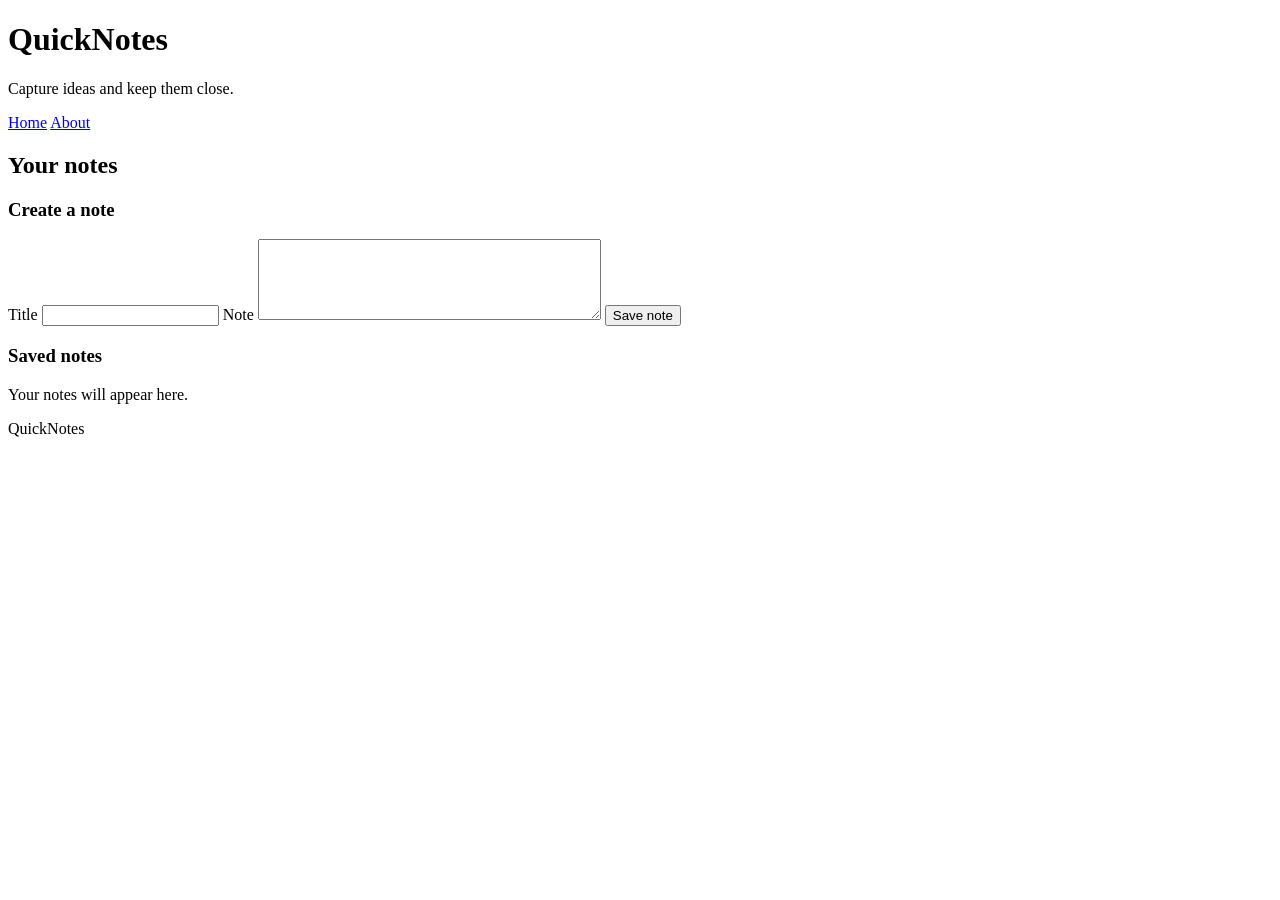
<file: day1/index.html>
<!doctype html>
<html lang="en">
<head>
  <meta charset="utf-8">
  <meta name="viewport" content="width=device-width, initial-scale=1">
  <title>QuickNotes</title>
</head>
<body>
  <header>
    <h1>QuickNotes</h1>
    <p>Capture ideas and keep them close.</p>
    <nav aria-label="Main navigation">
      <a href="index.html">Home</a>
      <a href="about.html">About</a>
    </nav>
  </header>

  <main>
    <h2>Your notes</h2>
    <section aria-labelledby="new-note-heading">
      <h3 id="new-note-heading">Create a note</h3>
      <form action="#" method="get">
        <label for="note-title">Title</label>
        <input id="note-title" name="title" type="text">

        <label for="note-content">Note</label>
        <textarea id="note-content" name="content" rows="5" cols="40"></textarea>

        <button type="submit">Save note</button>
      </form>
    </section>

    <section aria-labelledby="saved-notes-heading">
      <h3 id="saved-notes-heading">Saved notes</h3>
      <p>Your notes will appear here.</p>
    </section>
  </main>

  <footer>
    <p>QuickNotes</p>
  </footer>
</body>
</html>
</file>
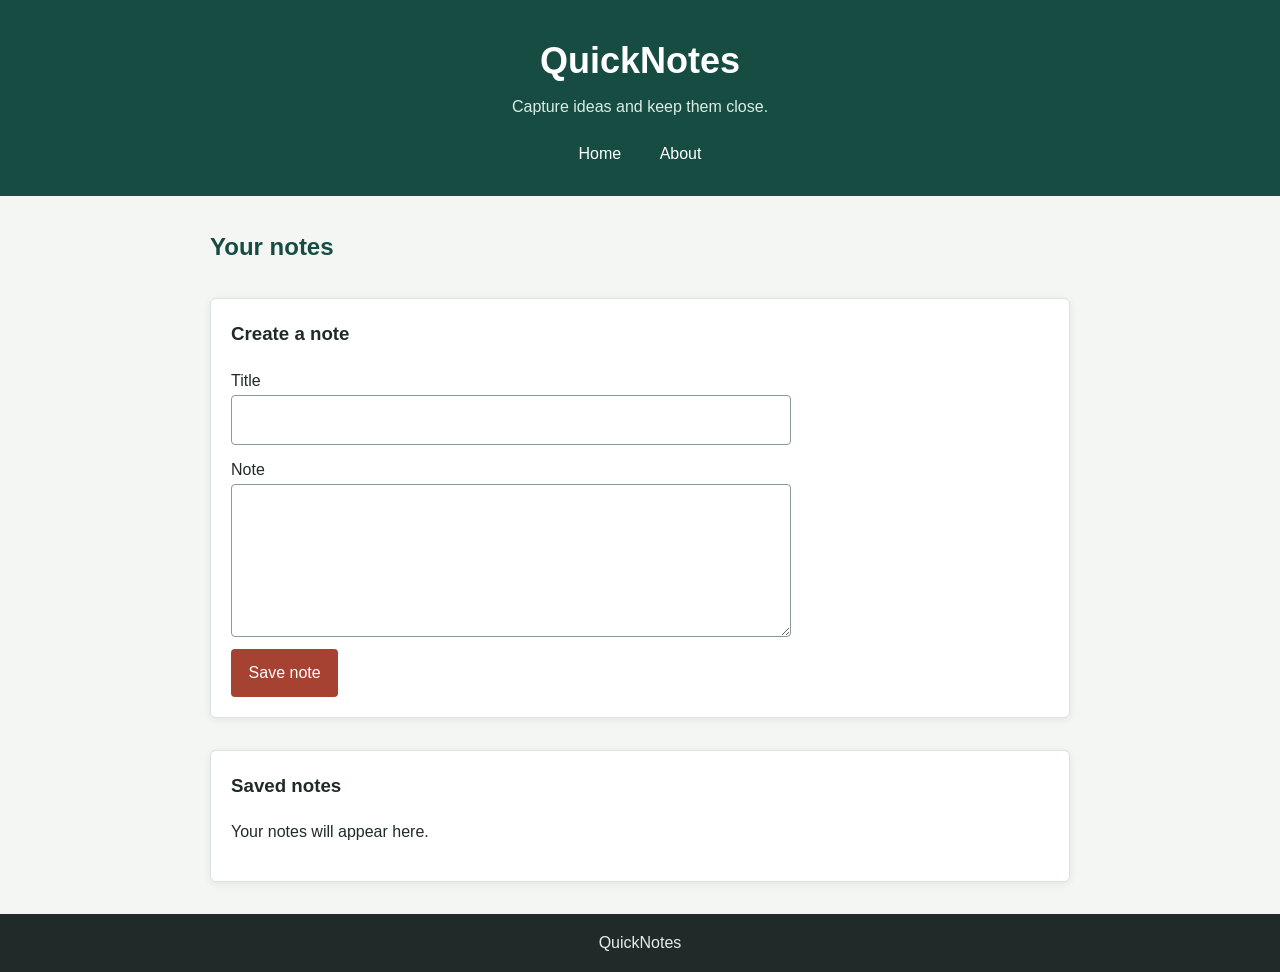
<file: day2/index.html>
<!doctype html>
<html lang="en">
<head>
  <meta charset="utf-8">
  <meta name="viewport" content="width=device-width, initial-scale=1">
  <title>QuickNotes</title>
  <link rel="stylesheet" href="style.css">
</head>
<body>
  <header>
    <h1>QuickNotes</h1>
    <p>Capture ideas and keep them close.</p>
    <nav aria-label="Main navigation">
      <a href="index.html">Home</a>
      <a href="about.html">About</a>
    </nav>
  </header>

  <main>
    <h2>Your notes</h2>
    <section aria-labelledby="new-note-heading">
      <h3 id="new-note-heading">Create a note</h3>
      <form action="#" method="get">
        <label for="note-title">Title</label>
        <input id="note-title" name="title" type="text">

        <label for="note-content">Note</label>
        <textarea id="note-content" name="content" rows="5" cols="40"></textarea>

        <button type="submit">Save note</button>
      </form>
    </section>

    <section aria-labelledby="saved-notes-heading">
      <h3 id="saved-notes-heading">Saved notes</h3>
      <p>Your notes will appear here.</p>
    </section>
  </main>

  <footer>
    <p>QuickNotes</p>
  </footer>
</body>
</html>
</file>
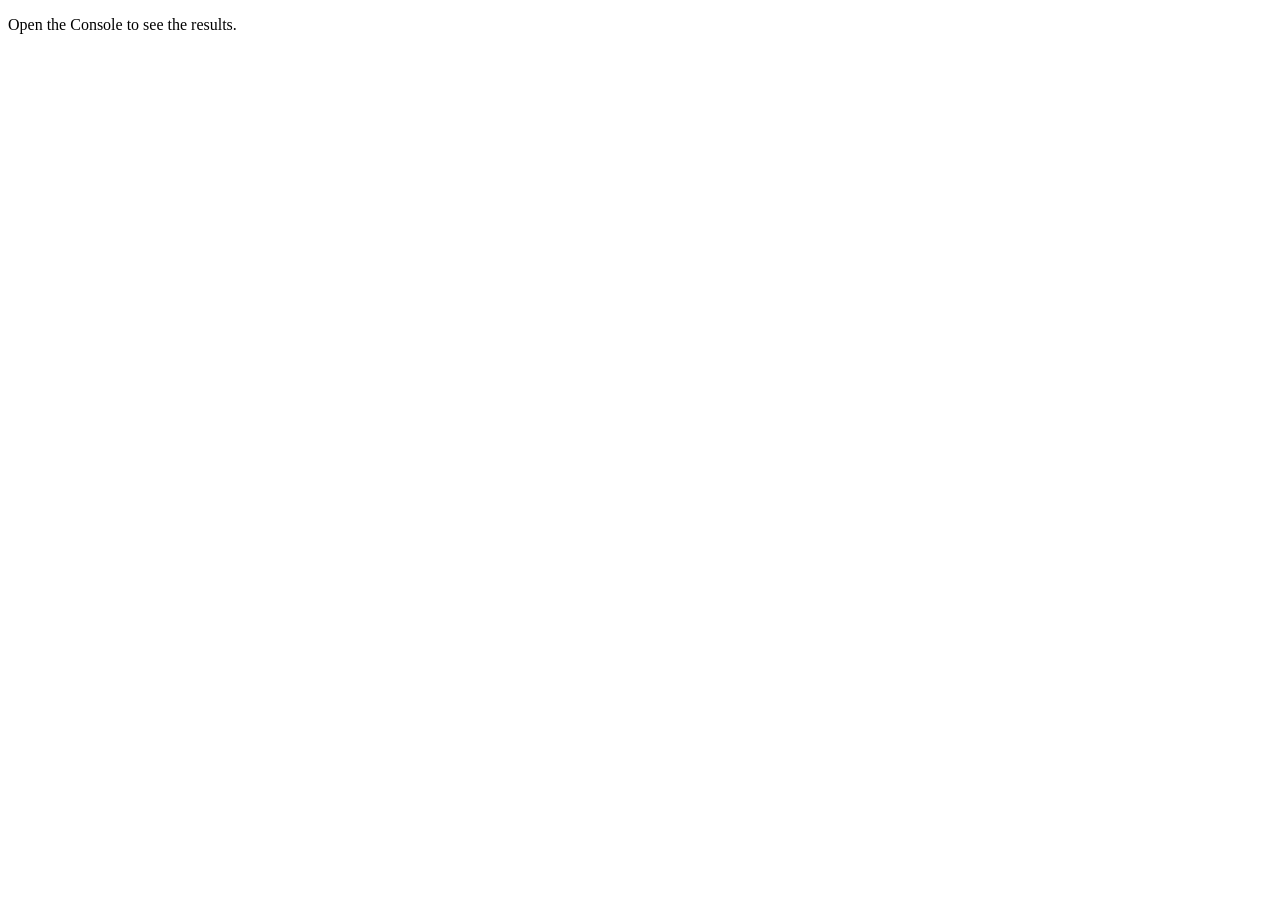
<file: day3/index.html>
<!doctype html>
<html lang="en">
<head>
  <meta charset="utf-8">
  <meta name="viewport" content="width=device-width, initial-scale=1">
  <title>Notes Toolkit</title>
  <script src="script.js" defer></script>
</head>
<body>
  <p>Open the Console to see the results.</p>
</body>
</html>
</file>
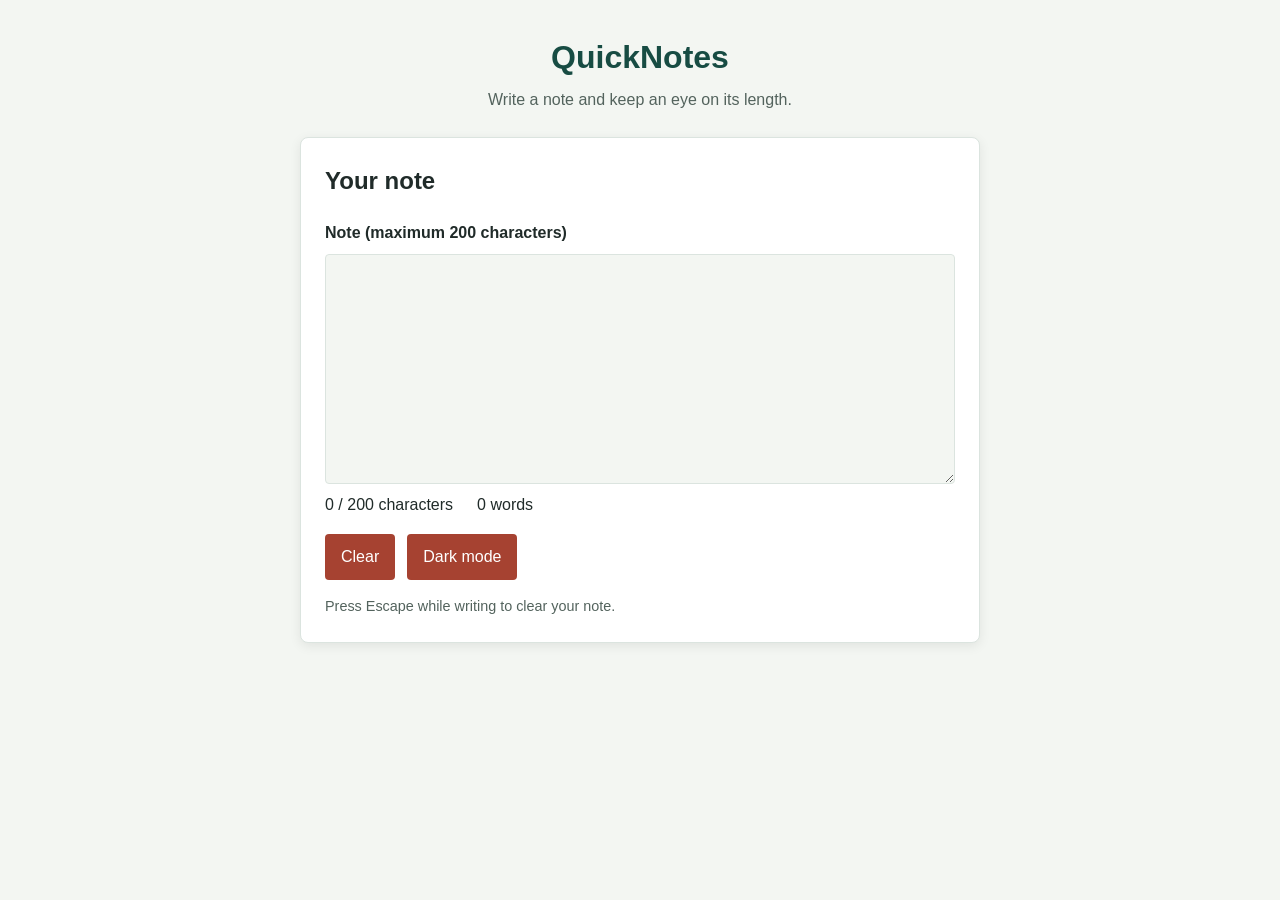
<file: day4/index.html>
<!doctype html>
<html lang="en">
<head>
  <meta charset="utf-8">
  <meta name="viewport" content="width=device-width, initial-scale=1">
  <title>QuickNotes Character Counter</title>
  <link rel="stylesheet" href="style.css">
  <script src="script.js" defer></script>
</head>
<body>
  <main>
    <header>
      <h1>QuickNotes</h1>
      <p>Write a note and keep an eye on its length.</p>
    </header>

    <section aria-labelledby="note-heading">
      <h2 id="note-heading">Your note</h2>
      <label for="note-text">Note (maximum 200 characters)</label>
      <textarea id="note-text" rows="8" aria-describedby="char-count word-count"></textarea>
      <div class="counts" aria-live="polite">
        <p id="char-count">0 / 200 characters</p>
        <p id="word-count">0 words</p>
      </div>
      <div class="actions">
        <button id="clear-btn" type="button">Clear</button>
        <button id="theme-toggle" type="button">Dark mode</button>
      </div>
      <p class="hint">Press Escape while writing to clear your note.</p>
    </section>
  </main>
</body>
</html>
</file>
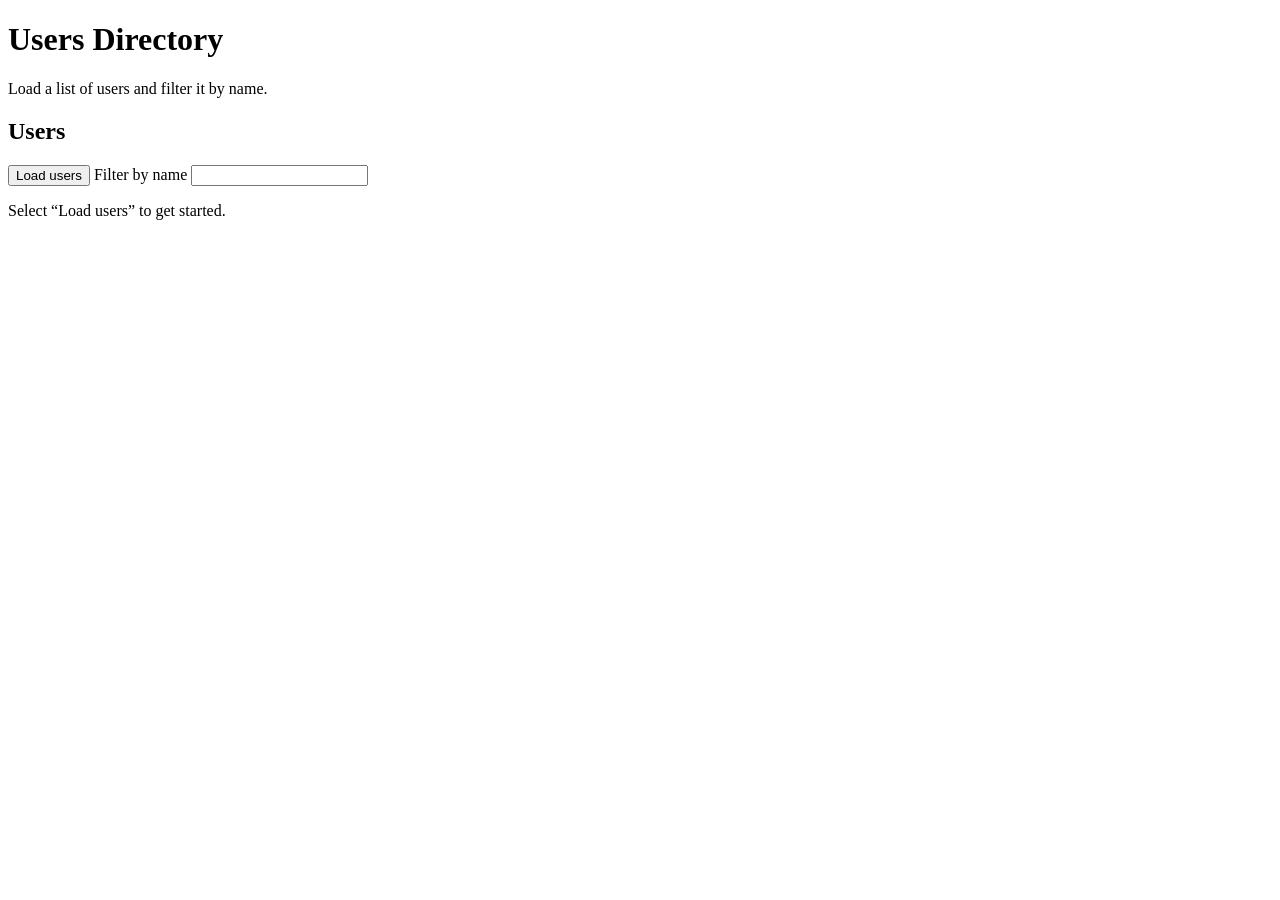
<file: day5/index.html>
<!doctype html>
<html lang="en">
<head>
  <meta charset="utf-8">
  <meta name="viewport" content="width=device-width, initial-scale=1">
  <title>Users Directory</title>
  <script src="users.js" defer></script>
</head>
<body>
  <main>
    <header>
      <h1>Users Directory</h1>
      <p>Load a list of users and filter it by name.</p>
    </header>

    <section aria-labelledby="users-heading">
      <h2 id="users-heading">Users</h2>
      <button id="load-users" type="button">Load users</button>
      <label for="filter-input">Filter by name</label>
      <input id="filter-input" type="search" autocomplete="off">
      <p id="status" role="status" aria-live="polite">Select “Load users” to get started.</p>
      <ul id="users-list"></ul>
    </section>
  </main>
</body>
</html>
</file>
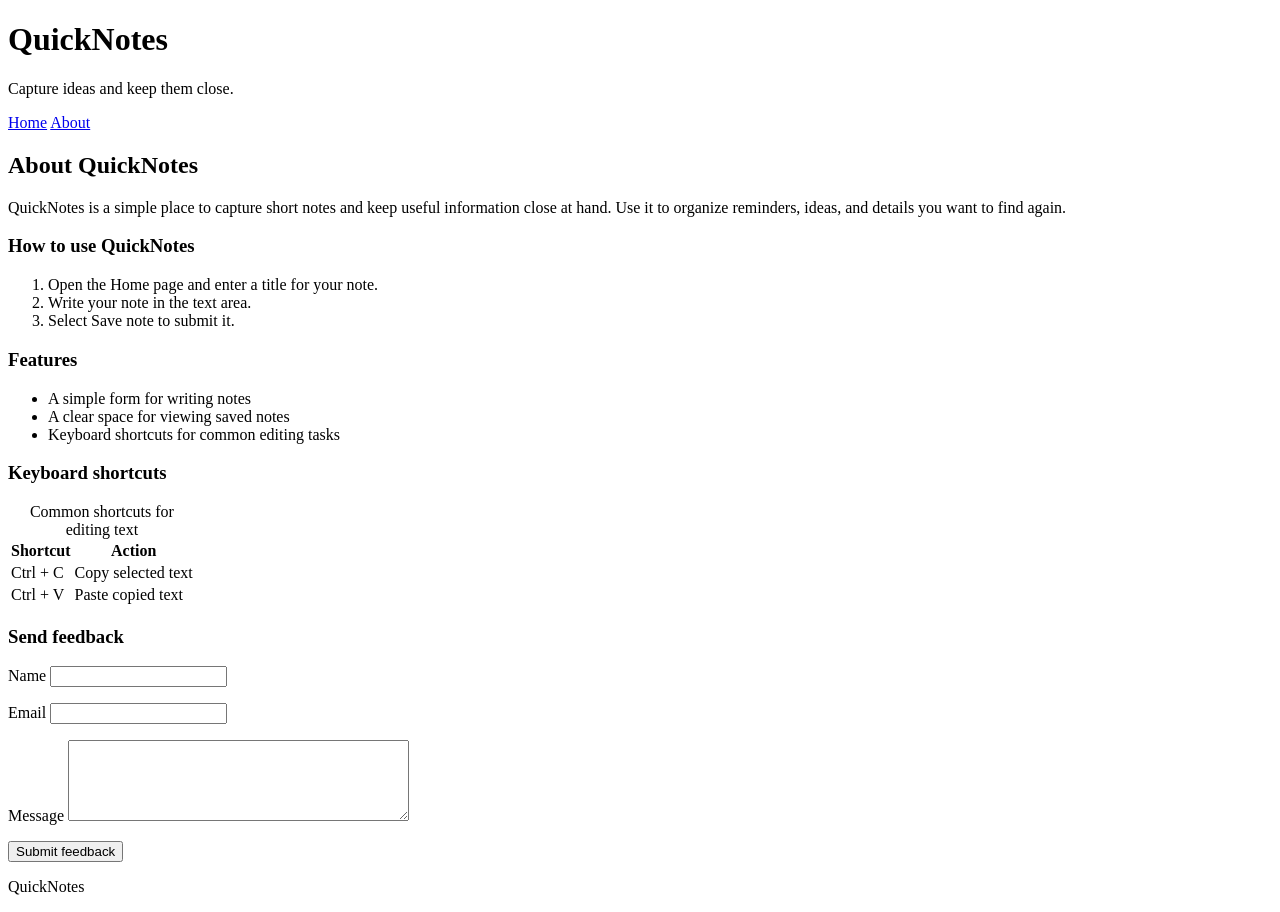
<file: day1/about.html>
<!doctype html>
<html lang="en">
<head>
  <meta charset="utf-8">
  <meta name="viewport" content="width=device-width, initial-scale=1">
  <title>About QuickNotes</title>
</head>
<body>
  <header>
    <h1>QuickNotes</h1>
    <p>Capture ideas and keep them close.</p>
    <nav aria-label="Main navigation">
      <a href="index.html">Home</a>
      <a href="about.html">About</a>
    </nav>
  </header>

  <main>
    <h2>About QuickNotes</h2>
    <p>QuickNotes is a simple place to capture short notes and keep useful information close at hand. Use it to organize reminders, ideas, and details you want to find again.</p>

    <section aria-labelledby="how-to-heading">
      <h3 id="how-to-heading">How to use QuickNotes</h3>
      <ol>
        <li>Open the Home page and enter a title for your note.</li>
        <li>Write your note in the text area.</li>
        <li>Select Save note to submit it.</li>
      </ol>
    </section>

    <section aria-labelledby="features-heading">
      <h3 id="features-heading">Features</h3>
      <ul>
        <li>A simple form for writing notes</li>
        <li>A clear space for viewing saved notes</li>
        <li>Keyboard shortcuts for common editing tasks</li>
      </ul>
    </section>

    <section aria-labelledby="shortcuts-heading">
      <h3 id="shortcuts-heading">Keyboard shortcuts</h3>
      <table>
        <caption>Common shortcuts for editing text</caption>
        <thead>
          <tr>
            <th scope="col">Shortcut</th>
            <th scope="col">Action</th>
          </tr>
        </thead>
        <tbody>
          <tr>
            <td>Ctrl + C</td>
            <td>Copy selected text</td>
          </tr>
          <tr>
            <td>Ctrl + V</td>
            <td>Paste copied text</td>
          </tr>
        </tbody>
      </table>
    </section>

    <section aria-labelledby="feedback-heading">
      <h3 id="feedback-heading">Send feedback</h3>
      <form action="#" method="get">
        <p>
          <label for="feedback-name">Name</label>
          <input id="feedback-name" name="name" type="text" autocomplete="name" required>
        </p>
        <p>
          <label for="feedback-email">Email</label>
          <input id="feedback-email" name="email" type="email" autocomplete="email" required>
        </p>
        <p>
          <label for="feedback-message">Message</label>
          <textarea id="feedback-message" name="message" rows="5" cols="40" required></textarea>
        </p>
        <button type="submit">Submit feedback</button>
      </form>
    </section>
  </main>

  <footer>
    <p>QuickNotes</p>
  </footer>
</body>
</html>
</file>
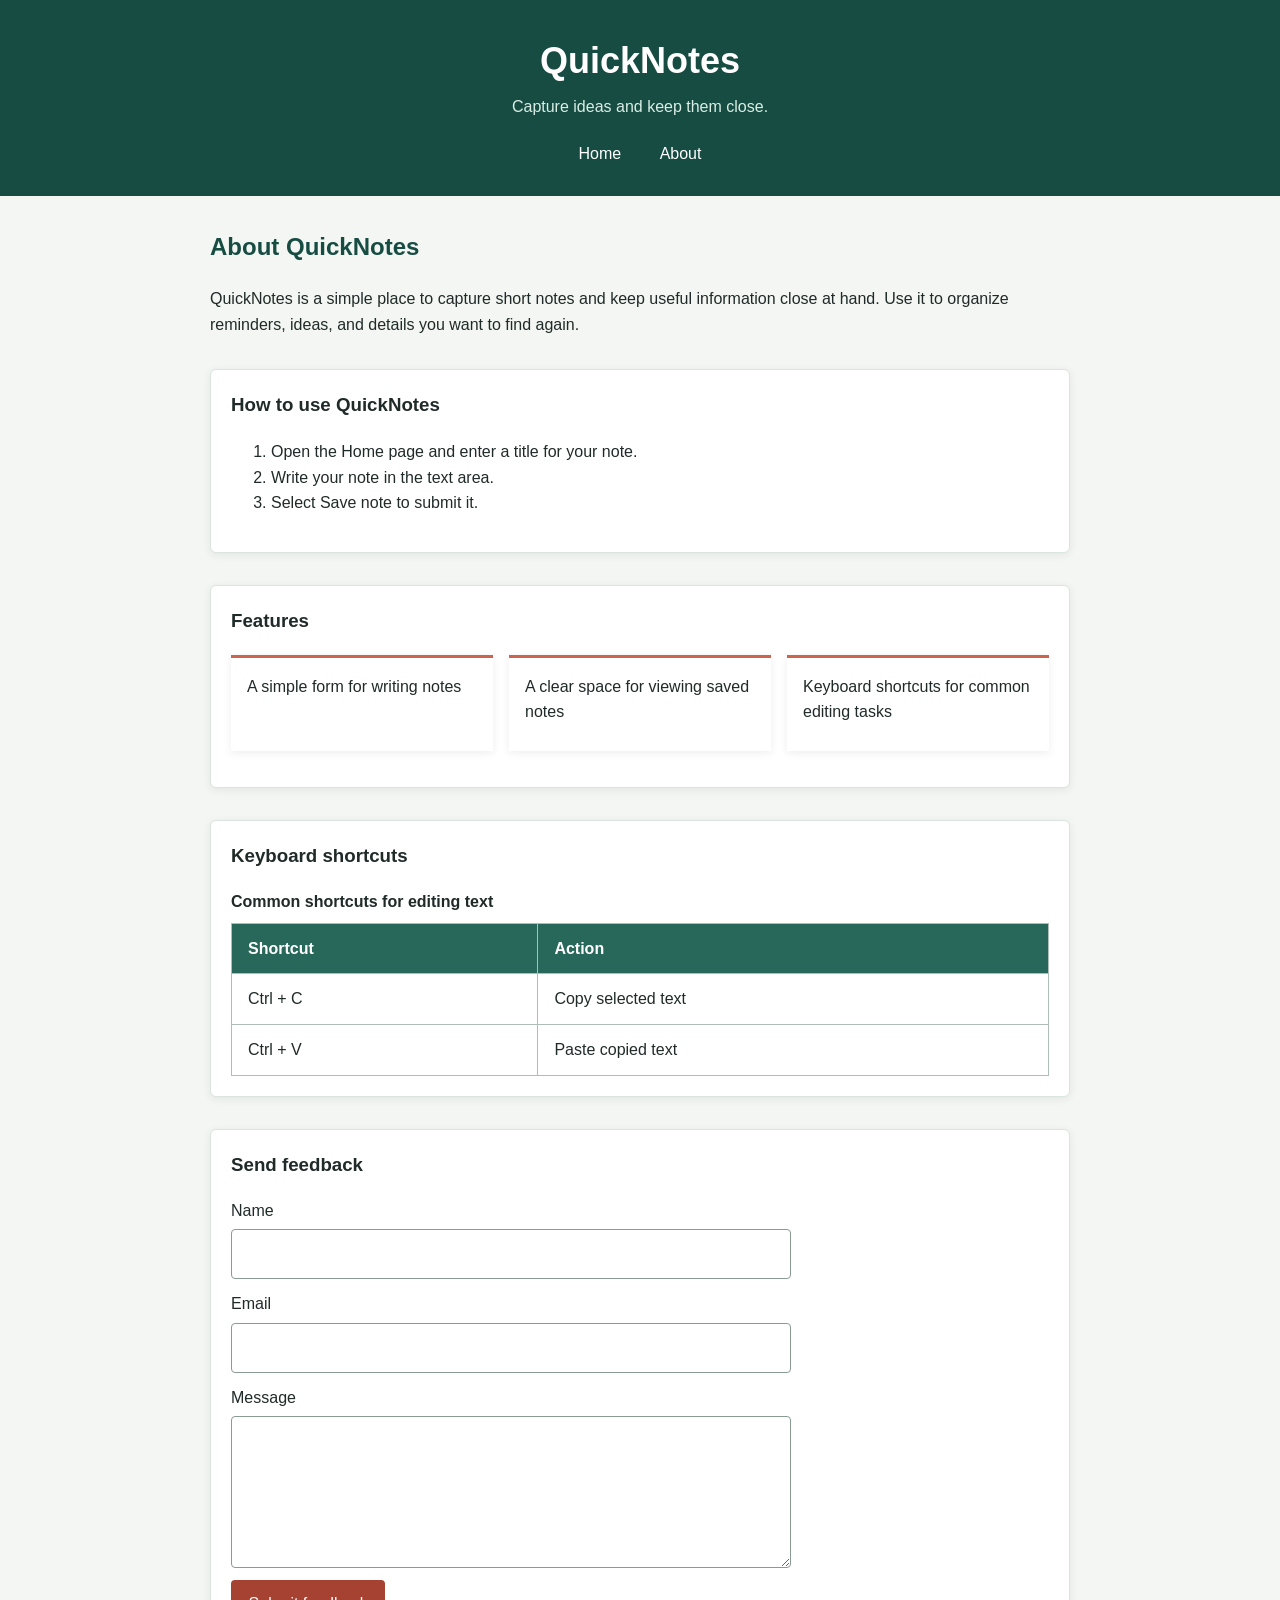
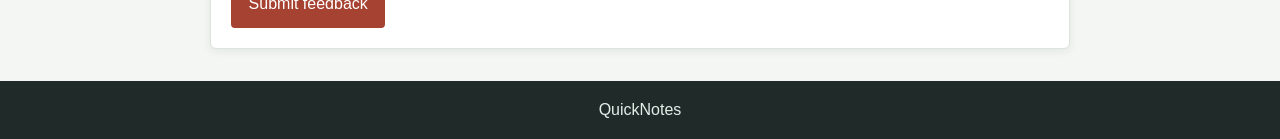
<file: day2/about.html>
<!doctype html>
<html lang="en">
<head>
  <meta charset="utf-8">
  <meta name="viewport" content="width=device-width, initial-scale=1">
  <title>About QuickNotes</title>
  <link rel="stylesheet" href="style.css">
</head>
<body>
  <header>
    <h1>QuickNotes</h1>
    <p>Capture ideas and keep them close.</p>
    <nav aria-label="Main navigation">
      <a href="index.html">Home</a>
      <a href="about.html">About</a>
    </nav>
  </header>

  <main>
    <h2>About QuickNotes</h2>
    <p>QuickNotes is a simple place to capture short notes and keep useful information close at hand. Use it to organize reminders, ideas, and details you want to find again.</p>

    <section aria-labelledby="how-to-heading">
      <h3 id="how-to-heading">How to use QuickNotes</h3>
      <ol>
        <li>Open the Home page and enter a title for your note.</li>
        <li>Write your note in the text area.</li>
        <li>Select Save note to submit it.</li>
      </ol>
    </section>

    <section aria-labelledby="features-heading">
      <h3 id="features-heading">Features</h3>
      <ul class="features">
        <li>A simple form for writing notes</li>
        <li>A clear space for viewing saved notes</li>
        <li>Keyboard shortcuts for common editing tasks</li>
      </ul>
    </section>

    <section aria-labelledby="shortcuts-heading">
      <h3 id="shortcuts-heading">Keyboard shortcuts</h3>
      <table>
        <caption>Common shortcuts for editing text</caption>
        <thead>
          <tr>
            <th scope="col">Shortcut</th>
            <th scope="col">Action</th>
          </tr>
        </thead>
        <tbody>
          <tr>
            <td>Ctrl + C</td>
            <td>Copy selected text</td>
          </tr>
          <tr>
            <td>Ctrl + V</td>
            <td>Paste copied text</td>
          </tr>
        </tbody>
      </table>
    </section>

    <section aria-labelledby="feedback-heading">
      <h3 id="feedback-heading">Send feedback</h3>
      <form action="#" method="get">
        <p>
          <label for="feedback-name">Name</label>
          <input id="feedback-name" name="name" type="text" autocomplete="name" required>
        </p>
        <p>
          <label for="feedback-email">Email</label>
          <input id="feedback-email" name="email" type="email" autocomplete="email" required>
        </p>
        <p>
          <label for="feedback-message">Message</label>
          <textarea id="feedback-message" name="message" rows="5" cols="40" required></textarea>
        </p>
        <button type="submit">Submit feedback</button>
      </form>
    </section>
  </main>

  <footer>
    <p>QuickNotes</p>
  </footer>
</body>
</html>
</file>
<file: day2/style.css>
* {
  box-sizing: border-box;
}

:root {
  color-scheme: light;
  font-family: "Segoe UI", Tahoma, sans-serif;
  color: #202b29;
  background: #f3f6f2;
}

body {
  margin: 0;
  line-height: 1.6;
}

header {
  padding: 2rem 1.5rem 1.5rem;
  text-align: center;
  color: #ffffff;
  background: #174c43;
}

header h1 {
  margin: 0;
  font-size: 2.25rem;
}

header p {
  margin: 0.25rem 0 1rem;
  color: #d9eee4;
}

nav {
  display: flex;
  justify-content: center;
  gap: 16px;
}

nav a {
  padding: 0.35rem 0.7rem;
  color: #ffffff;
  text-decoration: none;
  border-radius: 4px;
  transition: background-color 180ms ease, color 180ms ease;
}

nav a:hover,
nav a:focus-visible {
  color: #174c43;
  background: #d9eee4;
}

main {
  width: calc(100% - 2rem);
  max-width: 860px;
  margin: 2rem auto;
}

main > h2 {
  margin-top: 0;
  color: #174c43;
}

section {
  margin: 2rem 0;
  padding: 1.25rem;
  border: 1px solid #dbe4df;
  border-radius: 6px;
  background: #ffffff;
  box-shadow: 0 2px 8px rgb(32 43 41 / 8%);
}

section h3 {
  margin-top: 0;
}

.features {
  display: grid;
  grid-template-columns: repeat(auto-fit, minmax(180px, 1fr));
  gap: 1rem;
  padding: 0;
  list-style: none;
}

.features li {
  min-height: 6rem;
  padding: 1rem;
  border-top: 3px solid #cf644c;
  background: #ffffff;
  box-shadow: 0 2px 8px rgb(32 43 41 / 8%);
}

table {
  width: 100%;
  border-collapse: collapse;
  background: #ffffff;
}

caption {
  margin-bottom: 0.5rem;
  text-align: left;
  font-weight: 600;
}

th,
td {
  padding: 0.75rem 1rem;
  border: 1px solid #aebdb6;
  text-align: left;
}

th {
  color: #ffffff;
  background: #28685b;
}

form {
  display: grid;
  gap: 0.75rem;
  max-width: 560px;
}

form p {
  display: grid;
  gap: 0.35rem;
  margin: 0;
}

form > label {
  margin-bottom: -0.65rem;
}

input,
textarea {
  width: 100%;
  padding: 0.7rem;
  border: 1px solid #8a9b92;
  border-radius: 4px;
  background: #ffffff;
  font: inherit;
}

input:focus,
textarea:focus {
  outline: 2px solid #28685b;
  outline-offset: 2px;
}

textarea {
  resize: vertical;
}

button {
  justify-self: start;
  padding: 0.7rem 1.1rem;
  border: 0;
  border-radius: 4px;
  color: #ffffff;
  background: #a64231;
  font: inherit;
  cursor: pointer;
  transition: background-color 180ms ease, transform 180ms ease;
}

button:hover,
button:focus-visible {
  background: #7e3025;
  transform: translateY(-1px);
}

footer {
  padding: 1rem;
  color: #e4eee9;
  background: #202b29;
  text-align: center;
}

footer p {
  margin: 0;
}

@media (max-width: 600px) {
  header {
    padding: 1.5rem 1rem;
  }

  header h1 {
    font-size: 1.8rem;
  }

  main {
    width: calc(100% - 1.5rem);
    margin: 1.5rem auto;
  }

  .features {
    grid-template-columns: 1fr;
  }

  th,
  td {
    padding: 0.6rem;
  }
}
</file>
<file: day4/style.css>
:root {
  color-scheme: light;
  --page-background: #f3f6f2;
  --surface: #ffffff;
  --text: #202b29;
  --muted-text: #53635d;
  --border: #dbe4df;
  --accent: #174c43;
  --button-background: #a64231;
  --button-hover: #7e3025;
  --warning-color: #b45f00;
  --over-color: #c62828;
  font-family: "Segoe UI", Tahoma, sans-serif;
  color: var(--text);
  background: var(--page-background);
}

* {
  box-sizing: border-box;
}

body {
  min-height: 100vh;
  margin: 0;
  padding: 2rem 1rem;
  color: var(--text);
  background: var(--page-background);
  line-height: 1.6;
  transition: color 180ms ease, background-color 180ms ease;
}

body.dark {
  color-scheme: dark;
  --page-background: #17211e;
  --surface: #24332e;
  --text: #edf4ef;
  --muted-text: #b9c9c1;
  --border: #42554c;
  --accent: #8bc9ad;
  --button-background: #b95743;
  --button-hover: #d16d56;
  --warning-color: #ffc266;
  --over-color: #ff7777;
}

main {
  width: min(100%, 680px);
  margin: 0 auto;
}

header {
  margin-bottom: 1.5rem;
  text-align: center;
}

header h1 {
  margin: 0;
  color: var(--accent);
}

header p {
  margin: 0.25rem 0 0;
  color: var(--muted-text);
}

section {
  padding: 1.5rem;
  border: 1px solid var(--border);
  border-radius: 8px;
  background: var(--surface);
  box-shadow: 0 3px 12px rgb(0 0 0 / 8%);
}

section h2 {
  margin-top: 0;
}

label {
  display: block;
  margin-bottom: 0.5rem;
  font-weight: 600;
}

textarea {
  display: block;
  width: 100%;
  min-height: 12rem;
  padding: 0.75rem;
  border: 1px solid var(--border);
  border-radius: 4px;
  color: var(--text);
  background: var(--page-background);
  font: inherit;
  resize: vertical;
}

textarea:focus-visible,
button:focus-visible {
  outline: 2px solid var(--accent);
  outline-offset: 2px;
}

.counts {
  display: flex;
  flex-wrap: wrap;
  gap: 0.25rem 1.5rem;
  margin-top: 0.5rem;
}

.counts p {
  margin: 0;
}

.warning {
  color: var(--warning-color);
}

.over {
  color: var(--over-color);
  font-weight: 700;
}

.actions {
  display: flex;
  flex-wrap: wrap;
  gap: 0.75rem;
  margin-top: 1rem;
}

button {
  padding: 0.65rem 1rem;
  border: 0;
  border-radius: 4px;
  color: #ffffff;
  background: var(--button-background);
  font: inherit;
  cursor: pointer;
}

button:hover {
  background: var(--button-hover);
}

.hint {
  margin-bottom: 0;
  color: var(--muted-text);
  font-size: 0.9rem;
}

@media (max-width: 480px) {
  body {
    padding: 1.25rem 0.75rem;
  }

  section {
    padding: 1rem;
  }
}
</file>
